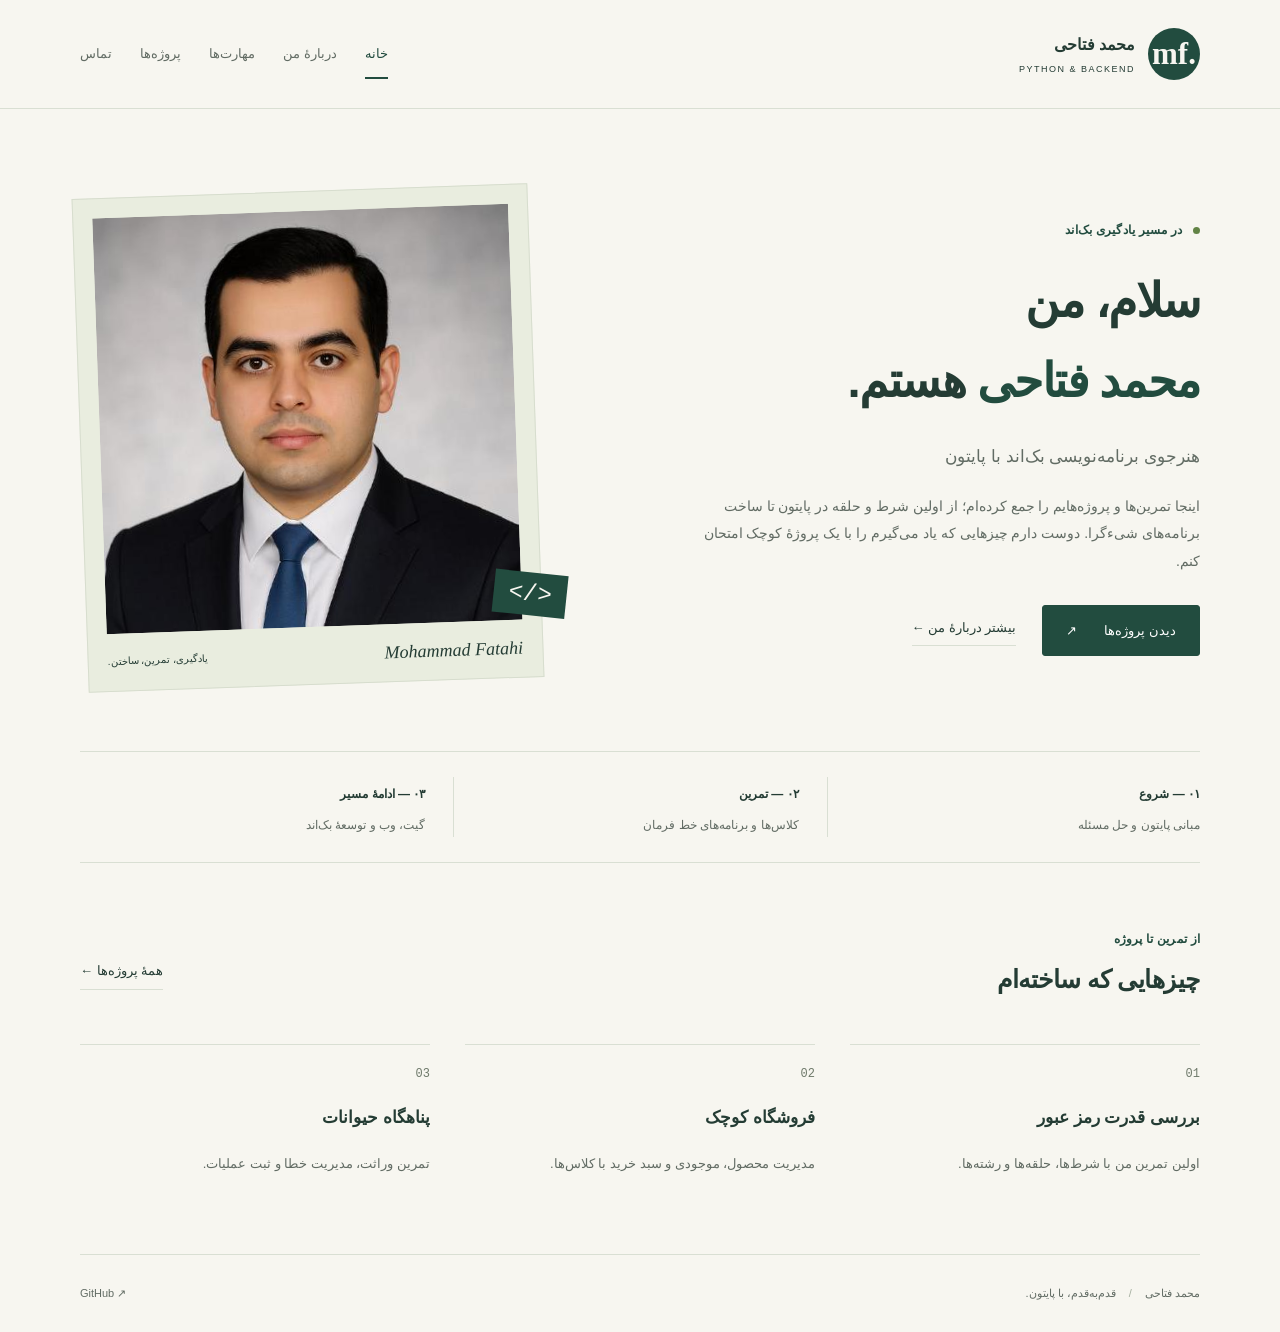
<file: index.html>
<!DOCTYPE html>
<html lang="fa" dir="rtl">
<head>
  <meta charset="utf-8">
  <meta name="viewport" content="width=device-width, initial-scale=1">
  <meta name="description" content="وب‌سایت شخصی محمد فتاحی؛ مسیر یادگیری پایتون و برنامه‌نویسی بک‌اند، مهارت‌ها و پروژه‌های من.">
  <meta name="theme-color" content="#224c3f">
  <title>خانه | محمد فتاحی</title>
  <link rel="icon" href="images/favicon.svg" type="image/svg+xml">
  <link rel="stylesheet" href="css/style.css">
  <script src="js/script.js" defer></script>
</head>
<body>
  <a class="skip-link" href="#main">رفتن به محتوای اصلی</a>
  <header class="site-header">
    <div class="container header-inner">
      <a class="brand" href="index.html" aria-label="محمد فتاحی، صفحهٔ خانه"><span class="monogram" lang="en">mf.</span><span>محمد فتاحی<small lang="en">PYTHON &amp; BACKEND</small></span></a>
      <button class="menu-toggle" aria-expanded="false" aria-controls="navigation" hidden>منو <span aria-hidden="true">☰</span></button>
      <nav id="navigation" aria-label="منوی اصلی"><a href="index.html" aria-current="page">خانه</a><a href="about.html">دربارهٔ من</a><a href="skills.html">مهارت‌ها</a><a href="projects.html">پروژه‌ها</a><a href="contact.html">تماس</a></nav>
    </div>
  </header>
  <main id="main" class="container" tabindex="-1">
<section class="hero">
  <div class="hero-copy">
    <p class="eyebrow"><span class="status-dot"></span> در مسیر یادگیری بک‌اند</p>
    <h1>سلام، من<br><span>محمد فتاحی</span> هستم.</h1>
    <p class="lead">هنرجوی برنامه‌نویسی بک‌اند با پایتون</p>
    <p class="intro">اینجا تمرین‌ها و پروژه‌هایم را جمع کرده‌ام؛ از اولین شرط و حلقه در پایتون تا ساخت برنامه‌های شیءگرا. دوست دارم چیزهایی که یاد می‌گیرم را با یک پروژهٔ کوچک امتحان کنم.</p>
    <div class="actions"><a class="button" href="projects.html">دیدن پروژه‌ها <span aria-hidden="true">↗</span></a><a class="text-link" href="about.html">بیشتر دربارهٔ من ←</a></div>
  </div>
  <figure class="portrait"><div class="photo-frame"><img src="images/profile.jpg" alt="عکس محمد فتاحی" width="460" height="460" fetchpriority="high"></div><figcaption><span lang="en" dir="ltr">Mohammad Fatahi</span><span class="caption-note">یادگیری، تمرین، ساختن.</span></figcaption><span class="portrait-mark" aria-hidden="true">&lt;/&gt;</span></figure>
</section>
<section class="home-strip" aria-label="نگاهی به مسیر من"><div><strong>۰۱ — شروع</strong><p>مبانی پایتون و حل مسئله</p></div><div><strong>۰۲ — تمرین</strong><p>کلاس‌ها و برنامه‌های خط فرمان</p></div><div><strong>۰۳ — ادامهٔ مسیر</strong><p>گیت، وب و توسعهٔ بک‌اند</p></div></section>
<section class="section"><div class="section-heading"><div><p class="eyebrow">از تمرین تا پروژه</p><h2>چیزهایی که ساخته‌ام</h2></div><a class="text-link" href="projects.html">همهٔ پروژه‌ها ←</a></div><div class="summary-grid"><article><span class="number">01</span><h3>بررسی قدرت رمز عبور</h3><p>اولین تمرین من با شرط‌ها، حلقه‌ها و رشته‌ها.</p></article><article><span class="number">02</span><h3>فروشگاه کوچک</h3><p>مدیریت محصول، موجودی و سبد خرید با کلاس‌ها.</p></article><article><span class="number">03</span><h3>پناهگاه حیوانات</h3><p>تمرین وراثت، مدیریت خطا و ثبت عملیات.</p></article></div></section>
</main>
  <footer class="site-footer container"><p>محمد فتاحی <span aria-hidden="true">/</span> قدم‌به‌قدم، با پایتون.</p><a href="https://github.com/MohammadFatahi" lang="en" dir="ltr">GitHub ↗</a></footer>
  <button class="back-top" aria-label="بازگشت به بالای صفحه" hidden>↑</button>
</body>
</html>
</file>
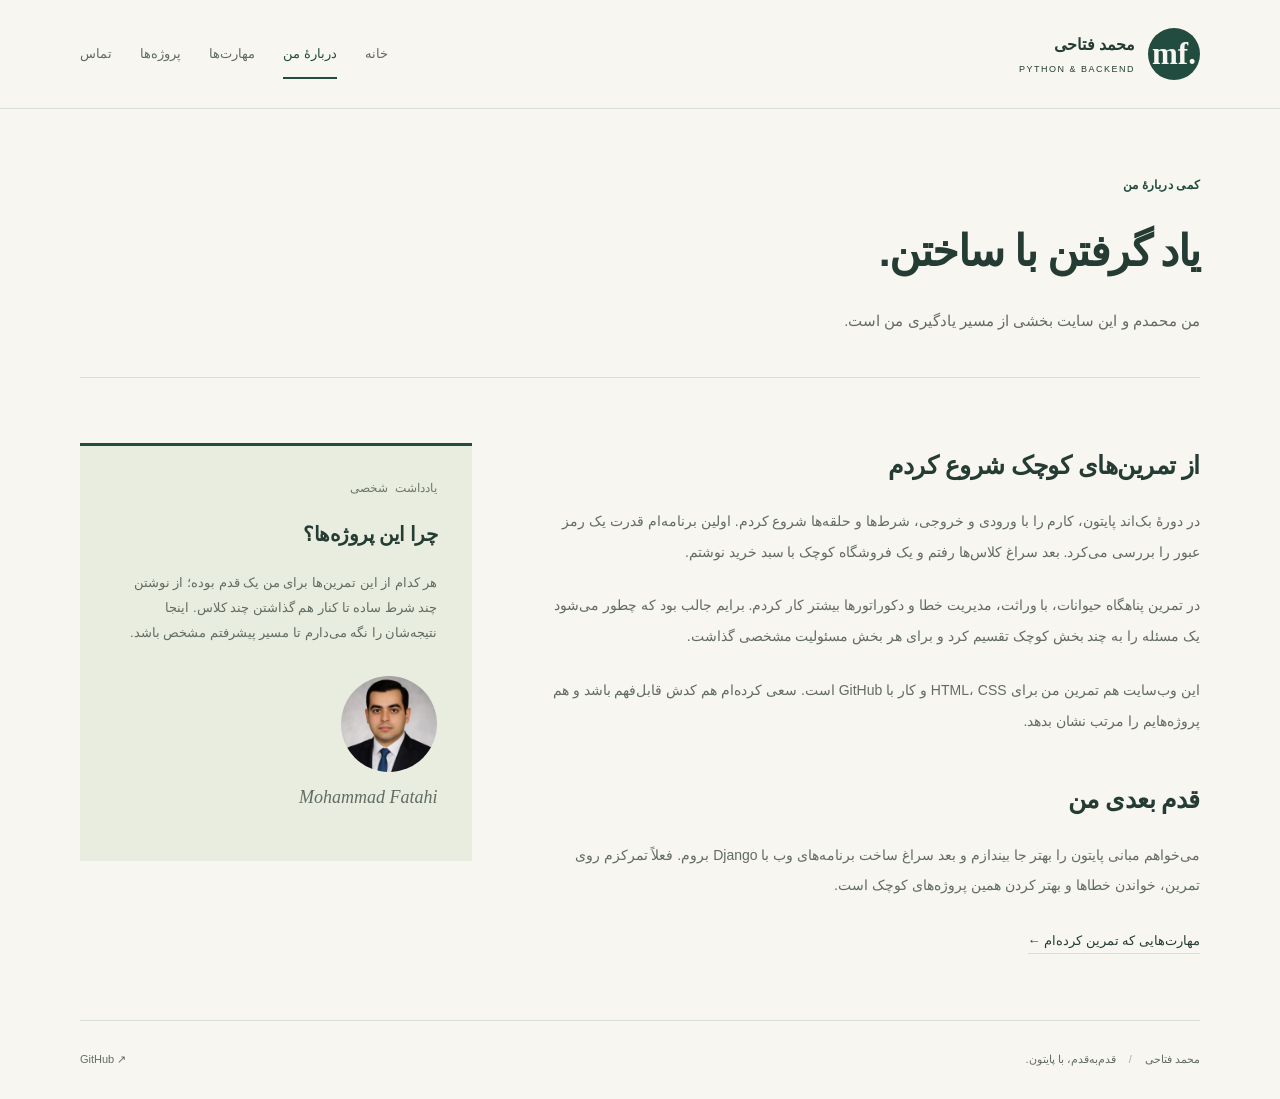
<file: about.html>
<!DOCTYPE html>
<html lang="fa" dir="rtl">
<head>
  <meta charset="utf-8">
  <meta name="viewport" content="width=device-width, initial-scale=1">
  <meta name="description" content="دربارهٔ محمد فتاحی و مسیر یادگیری پایتون و توسعهٔ بک‌اند.">
  <meta name="theme-color" content="#224c3f">
  <title>دربارهٔ من | محمد فتاحی</title>
  <link rel="icon" href="images/favicon.svg" type="image/svg+xml">
  <link rel="stylesheet" href="css/style.css">
  <script src="js/script.js" defer></script>
</head>
<body>
  <a class="skip-link" href="#main">رفتن به محتوای اصلی</a>
  <header class="site-header">
    <div class="container header-inner">
      <a class="brand" href="index.html" aria-label="محمد فتاحی، صفحهٔ خانه"><span class="monogram" lang="en">mf.</span><span>محمد فتاحی<small lang="en">PYTHON &amp; BACKEND</small></span></a>
      <button class="menu-toggle" aria-expanded="false" aria-controls="navigation" hidden>منو <span aria-hidden="true">☰</span></button>
      <nav id="navigation" aria-label="منوی اصلی"><a href="index.html">خانه</a><a href="about.html" aria-current="page">دربارهٔ من</a><a href="skills.html">مهارت‌ها</a><a href="projects.html">پروژه‌ها</a><a href="contact.html">تماس</a></nav>
    </div>
  </header>
  <main id="main" class="container" tabindex="-1">
<section class="page-intro"><p class="eyebrow">کمی دربارهٔ من</p><h1>یاد گرفتن با ساختن.</h1><p class="lead">من محمدم و این سایت بخشی از مسیر یادگیری من است.</p></section>
<section class="about-layout section"><div class="prose"><h2>از تمرین‌های کوچک شروع کردم</h2><p>در دورهٔ بک‌اند پایتون، کارم را با ورودی و خروجی، شرط‌ها و حلقه‌ها شروع کردم. اولین برنامه‌ام قدرت یک رمز عبور را بررسی می‌کرد. بعد سراغ کلاس‌ها رفتم و یک فروشگاه کوچک با سبد خرید نوشتم.</p><p>در تمرین پناهگاه حیوانات، با وراثت، مدیریت خطا و دکوراتورها بیشتر کار کردم. برایم جالب بود که چطور می‌شود یک مسئله را به چند بخش کوچک تقسیم کرد و برای هر بخش مسئولیت مشخصی گذاشت.</p><p>این وب‌سایت هم تمرین من برای HTML، CSS و کار با GitHub است. سعی کرده‌ام هم کدش قابل‌فهم باشد و هم پروژه‌هایم را مرتب نشان بدهد.</p><h2>قدم بعدی من</h2><p>می‌خواهم مبانی پایتون را بهتر جا بیندازم و بعد سراغ ساخت برنامه‌های وب با Django بروم. فعلاً تمرکزم روی تمرین، خواندن خطاها و بهتر کردن همین پروژه‌های کوچک است.</p><a class="text-link" href="skills.html">مهارت‌هایی که تمرین کرده‌ام ←</a></div><aside class="note-card"><span class="number">یادداشت شخصی</span><h2>چرا این پروژه‌ها؟</h2><p>هر کدام از این تمرین‌ها برای من یک قدم بوده؛ از نوشتن چند شرط ساده تا کنار هم گذاشتن چند کلاس. اینجا نتیجه‌شان را نگه می‌دارم تا مسیر پیشرفتم مشخص باشد.</p><img class="small-portrait" src="images/profile.jpg" width="96" height="96" alt="محمد فتاحی" loading="lazy"><p class="signature" lang="en" dir="ltr">Mohammad Fatahi</p></aside></section>
</main>
  <footer class="site-footer container"><p>محمد فتاحی <span aria-hidden="true">/</span> قدم‌به‌قدم، با پایتون.</p><a href="https://github.com/MohammadFatahi" lang="en" dir="ltr">GitHub ↗</a></footer>
  <button class="back-top" aria-label="بازگشت به بالای صفحه" hidden>↑</button>
</body>
</html>
</file>
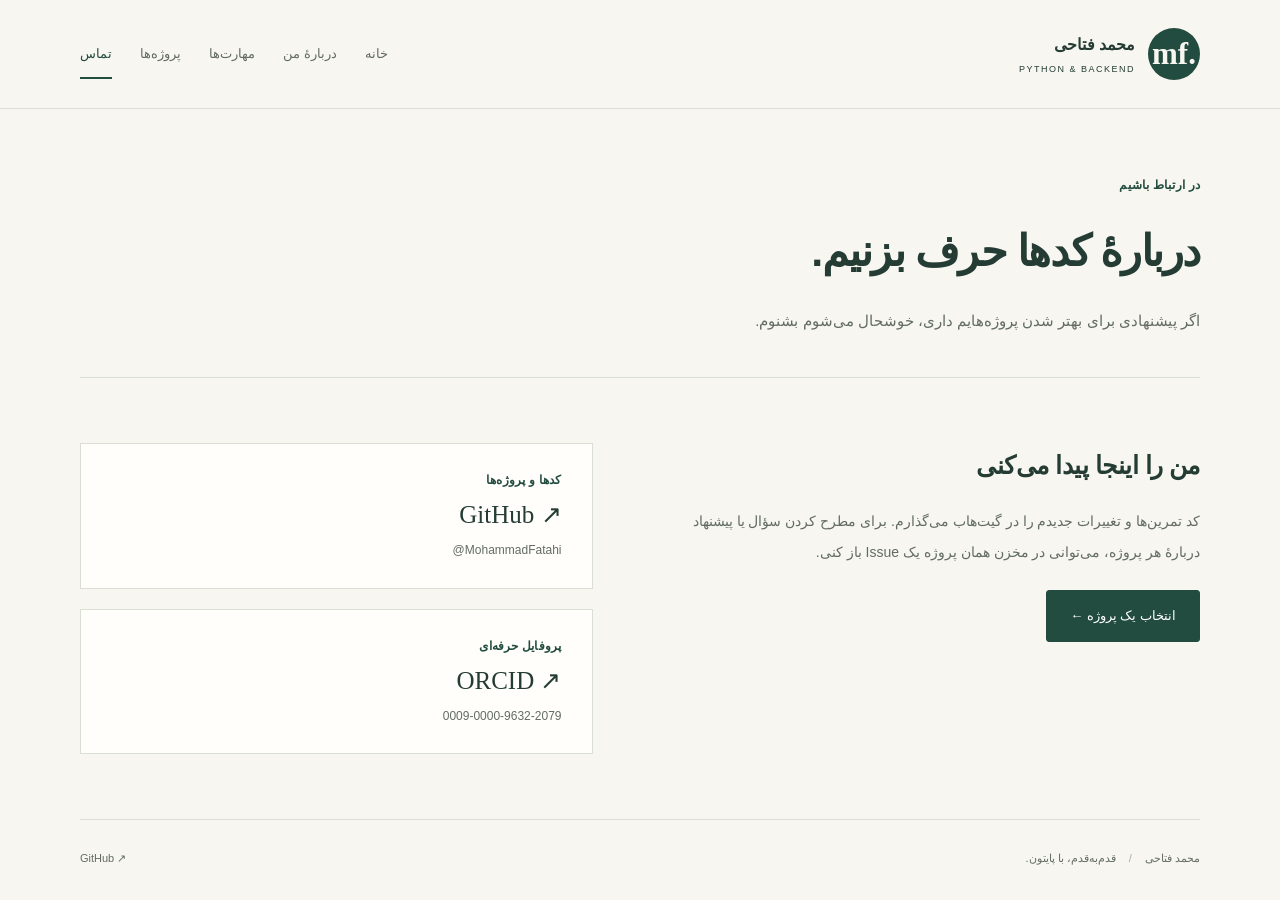
<file: contact.html>
<!DOCTYPE html>
<html lang="fa" dir="rtl">
<head>
  <meta charset="utf-8">
  <meta name="viewport" content="width=device-width, initial-scale=1">
  <meta name="description" content="راه‌های ارتباط با محمد فتاحی در گیت‌هاب و پروفایل حرفه‌ای ORCID.">
  <meta name="theme-color" content="#224c3f">
  <title>تماس | محمد فتاحی</title>
  <link rel="icon" href="images/favicon.svg" type="image/svg+xml">
  <link rel="stylesheet" href="css/style.css">
  <script src="js/script.js" defer></script>
</head>
<body>
  <a class="skip-link" href="#main">رفتن به محتوای اصلی</a>
  <header class="site-header">
    <div class="container header-inner">
      <a class="brand" href="index.html" aria-label="محمد فتاحی، صفحهٔ خانه"><span class="monogram" lang="en">mf.</span><span>محمد فتاحی<small lang="en">PYTHON &amp; BACKEND</small></span></a>
      <button class="menu-toggle" aria-expanded="false" aria-controls="navigation" hidden>منو <span aria-hidden="true">☰</span></button>
      <nav id="navigation" aria-label="منوی اصلی"><a href="index.html">خانه</a><a href="about.html">دربارهٔ من</a><a href="skills.html">مهارت‌ها</a><a href="projects.html">پروژه‌ها</a><a href="contact.html" aria-current="page">تماس</a></nav>
    </div>
  </header>
  <main id="main" class="container" tabindex="-1">
<section class="page-intro"><p class="eyebrow">در ارتباط باشیم</p><h1>دربارهٔ کدها حرف بزنیم.</h1><p class="lead">اگر پیشنهادی برای بهتر شدن پروژه‌هایم داری، خوشحال می‌شوم بشنوم.</p></section>
<section class="contact-layout section"><div class="prose"><h2>من را اینجا پیدا می‌کنی</h2><p>کد تمرین‌ها و تغییرات جدیدم را در گیت‌هاب می‌گذارم. برای مطرح کردن سؤال یا پیشنهاد دربارهٔ هر پروژه، می‌توانی در مخزن همان پروژه یک Issue باز کنی.</p><a class="button" href="projects.html">انتخاب یک پروژه ←</a></div><div class="contact-links"><a class="contact-card" href="https://github.com/MohammadFatahi"><span class="eyebrow">کدها و پروژه‌ها</span><strong lang="en" dir="ltr">GitHub ↗</strong><span lang="en" dir="ltr">@MohammadFatahi</span></a><a class="contact-card" href="https://orcid.org/0009-0000-9632-2079"><span class="eyebrow">پروفایل حرفه‌ای</span><strong lang="en" dir="ltr">ORCID ↗</strong><span lang="en" dir="ltr">0009-0000-9632-2079</span></a></div></section>
</main>
  <footer class="site-footer container"><p>محمد فتاحی <span aria-hidden="true">/</span> قدم‌به‌قدم، با پایتون.</p><a href="https://github.com/MohammadFatahi" lang="en" dir="ltr">GitHub ↗</a></footer>
  <button class="back-top" aria-label="بازگشت به بالای صفحه" hidden>↑</button>
</body>
</html>
</file>
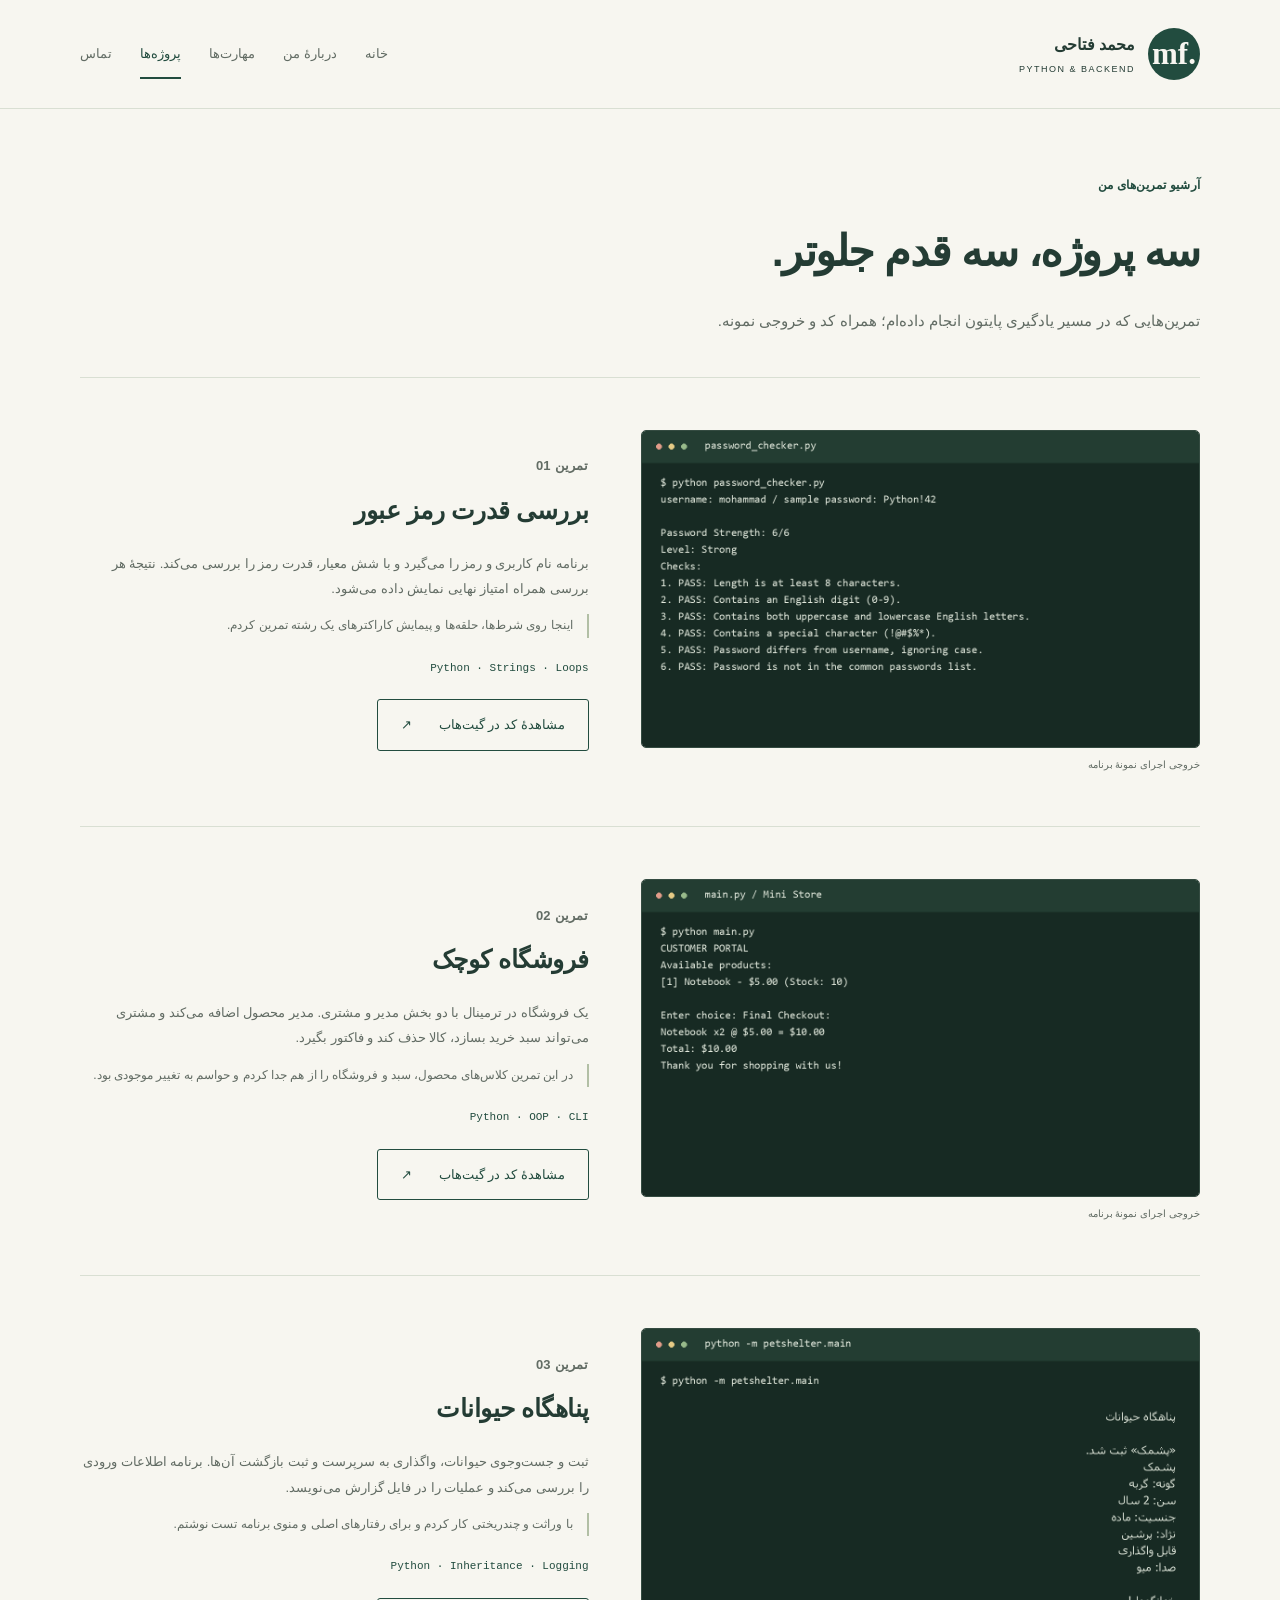
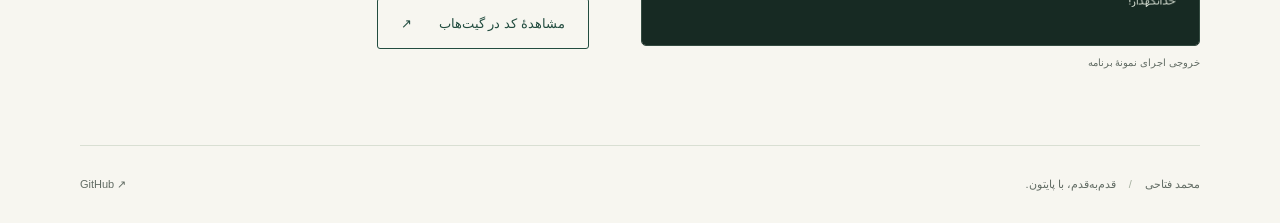
<file: projects.html>
<!DOCTYPE html>
<html lang="fa" dir="rtl">
<head>
  <meta charset="utf-8">
  <meta name="viewport" content="width=device-width, initial-scale=1">
  <meta name="description" content="سه تمرین پایتون محمد فتاحی: بررسی رمز عبور، فروشگاه کوچک و پناهگاه حیوانات همراه کد و خروجی نمونه.">
  <meta name="theme-color" content="#224c3f">
  <title>پروژه‌ها | محمد فتاحی</title>
  <link rel="icon" href="images/favicon.svg" type="image/svg+xml">
  <link rel="stylesheet" href="css/style.css">
  <script src="js/script.js" defer></script>
</head>
<body>
  <a class="skip-link" href="#main">رفتن به محتوای اصلی</a>
  <header class="site-header">
    <div class="container header-inner">
      <a class="brand" href="index.html" aria-label="محمد فتاحی، صفحهٔ خانه"><span class="monogram" lang="en">mf.</span><span>محمد فتاحی<small lang="en">PYTHON &amp; BACKEND</small></span></a>
      <button class="menu-toggle" aria-expanded="false" aria-controls="navigation" hidden>منو <span aria-hidden="true">☰</span></button>
      <nav id="navigation" aria-label="منوی اصلی"><a href="index.html">خانه</a><a href="about.html">دربارهٔ من</a><a href="skills.html">مهارت‌ها</a><a href="projects.html" aria-current="page">پروژه‌ها</a><a href="contact.html">تماس</a></nav>
    </div>
  </header>
  <main id="main" class="container" tabindex="-1">
<section class="page-intro"><p class="eyebrow">آرشیو تمرین‌های من</p><h1>سه پروژه، سه قدم جلوتر.</h1><p class="lead">تمرین‌هایی که در مسیر یادگیری پایتون انجام داده‌ام؛ همراه کد و خروجی نمونه.</p></section><section class="project-list" aria-label="پروژه‌های پایتون"><article class="project" id="password"><figure class="project-preview"><img src="images/password-checker.png" alt="خروجی اجرای نمونهٔ بررسی قدرت رمز عبور" width="1200" height="680" loading="lazy"><figcaption>خروجی اجرای نمونهٔ برنامه</figcaption></figure><div class="project-copy"><p class="eyebrow">تمرین 01</p><h2>بررسی قدرت رمز عبور</h2><p>برنامه نام کاربری و رمز را می‌گیرد و با شش معیار، قدرت رمز را بررسی می‌کند. نتیجهٔ هر بررسی همراه امتیاز نهایی نمایش داده می‌شود.</p><p class="learned">اینجا روی شرط‌ها، حلقه‌ها و پیمایش کاراکترهای یک رشته تمرین کردم.</p><p class="tags" lang="en" dir="ltr">Python · Strings · Loops</p><a class="button button-outline" href="https://github.com/MohammadFatahi/python-password-checker">مشاهدهٔ کد در گیت‌هاب <span aria-hidden="true">↗</span></a></div></article><article class="project" id="store"><figure class="project-preview"><img src="images/mini-store.png" alt="خروجی اجرای نمونهٔ فروشگاه کوچک" width="1200" height="680" loading="lazy"><figcaption>خروجی اجرای نمونهٔ برنامه</figcaption></figure><div class="project-copy"><p class="eyebrow">تمرین 02</p><h2>فروشگاه کوچک</h2><p>یک فروشگاه در ترمینال با دو بخش مدیر و مشتری. مدیر محصول اضافه می‌کند و مشتری می‌تواند سبد خرید بسازد، کالا حذف کند و فاکتور بگیرد.</p><p class="learned">در این تمرین کلاس‌های محصول، سبد و فروشگاه را از هم جدا کردم و حواسم به تغییر موجودی بود.</p><p class="tags" lang="en" dir="ltr">Python · OOP · CLI</p><a class="button button-outline" href="https://github.com/MohammadFatahi/python-mini-store">مشاهدهٔ کد در گیت‌هاب <span aria-hidden="true">↗</span></a></div></article><article class="project" id="shelter"><figure class="project-preview"><img src="images/pet-shelter.png" alt="خروجی اجرای نمونهٔ پناهگاه حیوانات" width="1200" height="680" loading="lazy"><figcaption>خروجی اجرای نمونهٔ برنامه</figcaption></figure><div class="project-copy"><p class="eyebrow">تمرین 03</p><h2>پناهگاه حیوانات</h2><p>ثبت و جست‌وجوی حیوانات، واگذاری به سرپرست و ثبت بازگشت آن‌ها. برنامه اطلاعات ورودی را بررسی می‌کند و عملیات را در فایل گزارش می‌نویسد.</p><p class="learned">با وراثت و چندریختی کار کردم و برای رفتارهای اصلی و منوی برنامه تست نوشتم.</p><p class="tags" lang="en" dir="ltr">Python · Inheritance · Logging</p><a class="button button-outline" href="https://github.com/MohammadFatahi/python-pet-shelter">مشاهدهٔ کد در گیت‌هاب <span aria-hidden="true">↗</span></a></div></article></section>
</main>
  <footer class="site-footer container"><p>محمد فتاحی <span aria-hidden="true">/</span> قدم‌به‌قدم، با پایتون.</p><a href="https://github.com/MohammadFatahi" lang="en" dir="ltr">GitHub ↗</a></footer>
  <button class="back-top" aria-label="بازگشت به بالای صفحه" hidden>↑</button>
</body>
</html>
</file>
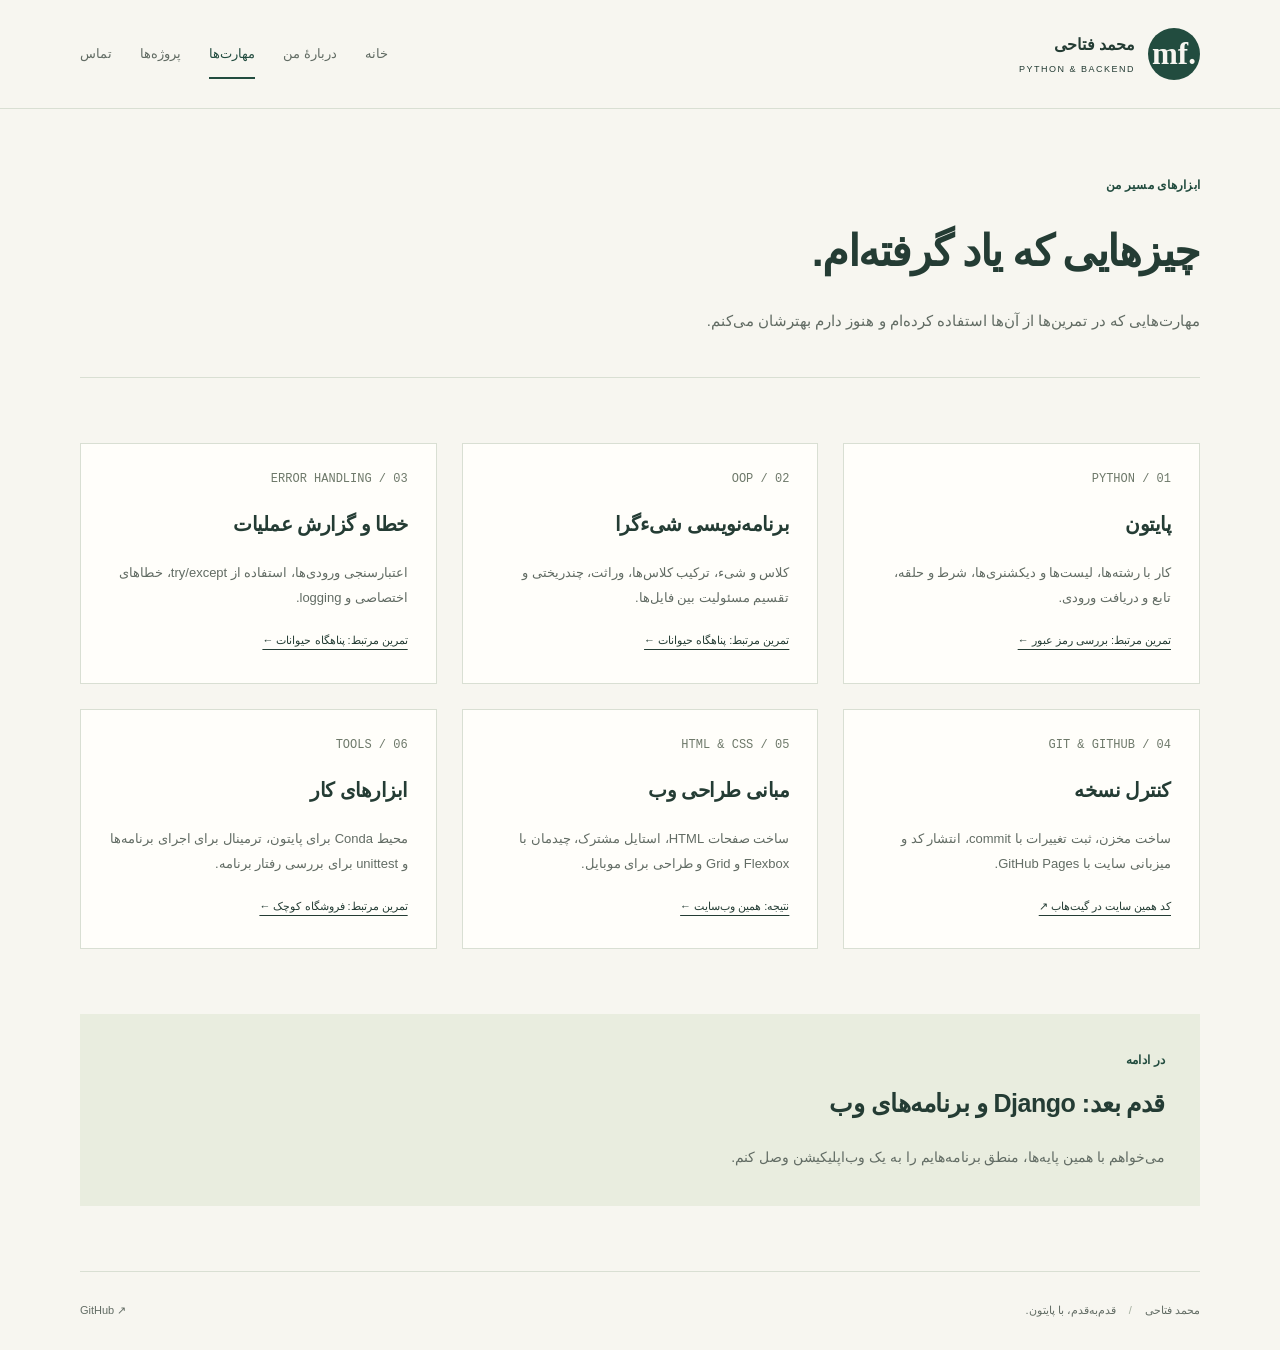
<file: skills.html>
<!DOCTYPE html>
<html lang="fa" dir="rtl">
<head>
  <meta charset="utf-8">
  <meta name="viewport" content="width=device-width, initial-scale=1">
  <meta name="description" content="مهارت‌های تمرین‌شدهٔ محمد فتاحی در پایتون، شیءگرایی، Git، HTML و CSS.">
  <meta name="theme-color" content="#224c3f">
  <title>مهارت‌ها | محمد فتاحی</title>
  <link rel="icon" href="images/favicon.svg" type="image/svg+xml">
  <link rel="stylesheet" href="css/style.css">
  <script src="js/script.js" defer></script>
</head>
<body>
  <a class="skip-link" href="#main">رفتن به محتوای اصلی</a>
  <header class="site-header">
    <div class="container header-inner">
      <a class="brand" href="index.html" aria-label="محمد فتاحی، صفحهٔ خانه"><span class="monogram" lang="en">mf.</span><span>محمد فتاحی<small lang="en">PYTHON &amp; BACKEND</small></span></a>
      <button class="menu-toggle" aria-expanded="false" aria-controls="navigation" hidden>منو <span aria-hidden="true">☰</span></button>
      <nav id="navigation" aria-label="منوی اصلی"><a href="index.html">خانه</a><a href="about.html">دربارهٔ من</a><a href="skills.html" aria-current="page">مهارت‌ها</a><a href="projects.html">پروژه‌ها</a><a href="contact.html">تماس</a></nav>
    </div>
  </header>
  <main id="main" class="container" tabindex="-1">
<section class="page-intro"><p class="eyebrow">ابزارهای مسیر من</p><h1>چیزهایی که یاد گرفته‌ام.</h1><p class="lead">مهارت‌هایی که در تمرین‌ها از آن‌ها استفاده کرده‌ام و هنوز دارم بهترشان می‌کنم.</p></section>
<section class="skills-grid section" aria-label="مهارت‌ها"><article class="skill-card"><span class="number">01 / PYTHON</span><h2>پایتون</h2><p>کار با رشته‌ها، لیست‌ها و دیکشنری‌ها، شرط و حلقه، تابع و دریافت ورودی.</p><a href="projects.html#password">تمرین مرتبط: بررسی رمز عبور ←</a></article><article class="skill-card"><span class="number">02 / OOP</span><h2>برنامه‌نویسی شیءگرا</h2><p>کلاس و شیء، ترکیب کلاس‌ها، وراثت، چندریختی و تقسیم مسئولیت بین فایل‌ها.</p><a href="projects.html#shelter">تمرین مرتبط: پناهگاه حیوانات ←</a></article><article class="skill-card"><span class="number">03 / ERROR HANDLING</span><h2>خطا و گزارش عملیات</h2><p>اعتبارسنجی ورودی‌ها، استفاده از try/except، خطاهای اختصاصی و logging.</p><a href="projects.html#shelter">تمرین مرتبط: پناهگاه حیوانات ←</a></article><article class="skill-card"><span class="number">04 / GIT &amp; GITHUB</span><h2>کنترل نسخه</h2><p>ساخت مخزن، ثبت تغییرات با commit، انتشار کد و میزبانی سایت با GitHub Pages.</p><a href="https://github.com/MohammadFatahi/portfolio-mohammad-fatahi">کد همین سایت در گیت‌هاب ↗</a></article><article class="skill-card"><span class="number">05 / HTML &amp; CSS</span><h2>مبانی طراحی وب</h2><p>ساخت صفحات HTML، استایل مشترک، چیدمان با Flexbox و Grid و طراحی برای موبایل.</p><a href="index.html">نتیجه: همین وب‌سایت ←</a></article><article class="skill-card"><span class="number">06 / TOOLS</span><h2>ابزارهای کار</h2><p>محیط Conda برای پایتون، ترمینال برای اجرای برنامه‌ها و unittest برای بررسی رفتار برنامه.</p><a href="projects.html#store">تمرین مرتبط: فروشگاه کوچک ←</a></article></section>
<section class="callout"><p class="eyebrow">در ادامه</p><h2>قدم بعد: Django و برنامه‌های وب</h2><p>می‌خواهم با همین پایه‌ها، منطق برنامه‌هایم را به یک وب‌اپلیکیشن وصل کنم.</p></section>
</main>
  <footer class="site-footer container"><p>محمد فتاحی <span aria-hidden="true">/</span> قدم‌به‌قدم، با پایتون.</p><a href="https://github.com/MohammadFatahi" lang="en" dir="ltr">GitHub ↗</a></footer>
  <button class="back-top" aria-label="بازگشت به بالای صفحه" hidden>↑</button>
</body>
</html>
</file>
<file: css/style.css>
:root { --paper:#f7f6f0; --ink:#243c34; --muted:#626c64; --green:#224c3f; --line:#d9dfd3; --tint:#e9eddf; --white:#fffefa; }
* { box-sizing:border-box; }
html { scroll-behavior:smooth; scroll-padding-top:110px; }
body { margin:0; background:var(--paper); color:var(--ink); font-family:Tahoma,Arial,sans-serif; line-height:1.95; }
a { color:inherit; text-underline-offset:5px; }
button { font:inherit; cursor:pointer; }
img { max-width:100%; height:auto; display:block; }
button,a { -webkit-tap-highlight-color:transparent; }
:focus-visible { outline:3px solid #b16b2d; outline-offset:5px; }
main:focus { outline:none; }
[hidden] { display:none !important; }
.container { width:min(1120px,calc(100% - 64px)); margin-inline:auto; }
.site-header { border-bottom:1px solid var(--line); background:var(--paper); }
.header-inner { min-height:108px; display:flex; align-items:center; justify-content:space-between; gap:28px; }
.brand { display:flex; align-items:center; gap:13px; text-decoration:none; font-weight:bold; font-size:16px; line-height:1.6; }
.monogram { direction:ltr; font-family:Georgia,serif; font-size:31px; width:52px; height:52px; display:grid; place-items:center; background:var(--green); color:var(--paper); border-radius:50%; }
.brand small { display:block; font-size:9px; letter-spacing:1.5px; font-weight:normal; margin-top:4px; }
nav { display:flex; align-items:center; gap:28px; }
nav a { font-size:13px; text-decoration:none; padding-block:10px; color:var(--muted); }
nav a:hover,nav a[aria-current] { color:var(--green); }
nav a[aria-current] { box-shadow:0 2px var(--green); }
.menu-toggle { display:none; border:1px solid var(--line); background:transparent; padding:6px 13px; color:var(--ink); border-radius:4px; }
.skip-link { position:absolute; top:-100px; right:20px; z-index:10; padding:10px 20px; background:var(--green); color:white; }
.skip-link:focus { top:10px; }
.hero { display:grid; grid-template-columns:1.25fr 1fr; align-items:center; gap:95px; padding-block:82px 66px; }
.eyebrow { color:var(--green); font-size:12px; font-weight:bold; margin:0 0 18px; letter-spacing:.2px; }
.status-dot { display:inline-block; width:7px; height:7px; background:#628345; border-radius:50%; margin-left:7px; }
h1,h2,h3,p { margin-top:0; }
h1 { font-size:clamp(30px,3.7vw,49px); line-height:1.7; letter-spacing:-1.5px; margin-bottom:18px; }
h1 span { color:var(--green); }
h2 { font-size:25px; line-height:1.8; letter-spacing:-.5px; margin-bottom:18px; }
h3 { font-size:17px; }
.lead { font-size:17px; color:var(--muted); margin-bottom:20px; }
.intro { font-size:14px; color:var(--muted); max-width:515px; }
.actions { display:flex; align-items:center; gap:26px; flex-wrap:wrap; margin-top:30px; }
.button { display:inline-flex; align-items:center; justify-content:space-between; gap:27px; background:var(--green); border:1px solid var(--green); color:white; padding:12px 23px; text-decoration:none; font-size:13px; border-radius:3px; transition:background .2s,transform .2s; }
.button:hover { background:#153a2e; transform:translateY(-2px); }
.button-outline { color:var(--green); background:transparent; }
.button-outline:hover { color:white; }
.text-link { font-size:13px; text-decoration:none; border-bottom:1px solid var(--line); padding-bottom:5px; }
.text-link:hover { border-color:var(--green); }
.portrait { position:relative; margin:0; padding:19px 19px 0; background:var(--tint); transform:rotate(-2deg); border:1px solid #d7ddce; }
.photo-frame { overflow:hidden; aspect-ratio:1; background:#d3d4cc; }
.photo-frame img { width:100%; height:100%; object-fit:cover; }
.portrait figcaption { padding:18px 0; display:flex; justify-content:space-between; align-items:center; gap:10px; }
.portrait figcaption > span:first-child { font:italic 18px Georgia,serif; }
.caption-note { font-size:10px; }
.portrait-mark { position:absolute; bottom:61px; right:-27px; background:var(--green); color:var(--paper); padding:8px 15px; font:24px monospace; transform:rotate(8deg); }
.home-strip { display:grid; grid-template-columns:repeat(3,1fr); padding-block:25px; border-block:1px solid var(--line); }
.home-strip > div { padding-inline:28px; border-left:1px solid var(--line); }
.home-strip > div:first-child { padding-right:0; }
.home-strip > div:last-child { border:0; }
.home-strip strong { font-size:12px; }
.home-strip p { font-size:12px; color:var(--muted); margin:6px 0 0; }
.section { padding-block:65px; }
.section-heading { display:flex; align-items:center; justify-content:space-between; gap:20px; margin-bottom:24px; }
.section-heading .eyebrow { margin-bottom:5px; }
.summary-grid { display:grid; grid-template-columns:repeat(3,1fr); gap:35px; }
.summary-grid article { border-top:1px solid var(--line); padding-top:22px; }
.number { font:12px monospace; color:#6e796a; display:block; margin-bottom:20px; }
.summary-grid p { color:var(--muted); font-size:13px; }
.site-footer { display:flex; justify-content:space-between; gap:24px; border-top:1px solid var(--line); padding-block:28px; font-size:11px; color:var(--muted); }
.site-footer p { margin:0; }
.site-footer p span { margin-inline:10px; color:#a5af9f; }
.site-footer a { text-decoration:none; }
.page-intro { padding-block:65px 36px; border-bottom:1px solid var(--line); }
.page-intro h1 { font-size:clamp(28px,4vw,43px); }
.page-intro .lead { font-size:15px; max-width:720px; margin-bottom:5px; }
.about-layout { display:grid; grid-template-columns:1.65fr 1fr; gap:80px; align-items:start; }
.prose p { color:var(--muted); font-size:14px; margin-bottom:23px; line-height:2.2; }
.prose h2:not(:first-child) { margin-top:40px; }
.note-card { background:var(--tint); padding:35px; border-top:3px solid var(--green); }
.note-card h2 { font-size:20px; }
.note-card p { font-size:13px; color:var(--muted); }
.small-portrait { border-radius:50%; margin-top:30px; }
.signature { margin-top:15px; text-align:right; font:italic 18px Georgia,serif !important; }
.skills-grid { display:grid; grid-template-columns:repeat(3,1fr); gap:25px; }
.skill-card { padding:28px; border:1px solid var(--line); background:var(--white); }
.skill-card h2 { font-size:20px; }
.skill-card p { font-size:13px; color:var(--muted); }
.skill-card a { font-size:11px; }
.callout { background:var(--tint); padding:35px; margin-bottom:65px; }
.callout .eyebrow { margin-bottom:8px; }
.callout p:last-child { margin:0; color:var(--muted); font-size:14px; }
.project { display:grid; grid-template-columns:1.1fr 1fr; gap:52px; padding-block:52px; border-bottom:1px solid var(--line); align-items:center; scroll-margin-top:20px; }
.project:last-child { border:0; margin-bottom:20px; }
.project-preview { margin:0; min-width:0; }
.project-preview img { width:100%; border:1px solid #344b41; border-radius:5px; }
.project-preview figcaption { font-size:10px; margin-top:7px; color:var(--muted); }
.project-copy .eyebrow { margin-bottom:9px; }
.project-copy p { color:var(--muted); font-size:13px; }
.project-copy .learned { padding-right:14px; border-right:2px solid #b2bfa5; font-size:12px; }
.tags { text-align:right; color:var(--green) !important; font-family:monospace; font-size:11px !important; margin-block:20px; }
.contact-layout { display:grid; grid-template-columns:1fr 1fr; gap:95px; min-height:420px; }
.contact-links { display:grid; gap:20px; }
.contact-card { display:flex; flex-direction:column; align-items:flex-start; border:1px solid var(--line); padding:25px 30px; text-decoration:none; background:var(--white); transition:border-color .2s; }
.contact-card:hover { border-color:var(--green); }
.contact-card .eyebrow { margin-bottom:8px; }
.contact-card strong { font:25px Georgia,serif; }
.contact-card > span:last-child { color:var(--muted); font-size:12px; margin-top:10px; overflow-wrap:anywhere; }
.back-top { position:fixed; bottom:22px; left:22px; width:43px; height:43px; background:var(--green); color:white; border:1px solid var(--paper); border-radius:50%; box-shadow:0 3px 12px #0002; font-size:22px; }
@media (max-width:950px) { .hero { gap:45px; } nav { gap:18px; } .hero h1 { font-size:35px; } .caption-note { display:none; } .about-layout { gap:35px; } .skills-grid { grid-template-columns:repeat(2,1fr); } .project { gap:30px; } .contact-layout { gap:45px; } }
@media (max-width:700px) {
  .container { width:calc(100% - 40px); }
  .header-inner { min-height:84px; flex-wrap:wrap; gap:0; padding-block:15px; }
  .brand { font-size:14px; } .monogram { width:43px; height:43px; font-size:27px; }
  nav { width:100%; flex-wrap:wrap; gap:8px 23px; padding-top:15px; }
  .js-enabled .menu-toggle { display:block; }
  .js-enabled nav { display:none; }
  .js-enabled nav.is-open { display:flex; }
  .hero { grid-template-columns:1fr; gap:45px; padding-block:43px; }
  .hero h1 { font-size:35px; } .lead { font-size:15px; }
  .hero .portrait { width:min(330px,90%); margin-inline:auto; }
  .caption-note { display:block; }
  .home-strip { grid-template-columns:1fr; gap:17px; }
  .home-strip > div { border:0; padding:0; }
  .home-strip p { margin-top:0; }
  .summary-grid,.skills-grid,.about-layout,.project,.contact-layout { grid-template-columns:1fr; }
  .section { padding-block:40px; }
  .section-heading { align-items:flex-start; flex-direction:column; gap:5px; }
  .summary-grid { gap:15px; }
  .summary-grid h3 { margin-bottom:8px; } .summary-grid .number { margin-bottom:8px; }
  .page-intro { padding-block:40px 30px; } .page-intro h1 { font-size:29px; letter-spacing:-1px; }
  .about-layout,.contact-layout { gap:35px; }
  .project { padding-block:35px; gap:20px; } .project-copy h2 { font-size:23px; }
  .skills-grid { gap:16px; } .skill-card { padding:23px; }
  .callout { padding:25px; margin-bottom:40px; } .callout h2 { font-size:22px; }
  .site-footer { flex-direction:column; gap:8px; }
  .actions { gap:20px; } .button { padding:11px 19px; }
}
@media (prefers-reduced-motion:reduce) { html { scroll-behavior:auto; } *,*::before,*::after { transition:none !important; animation:none !important; } }
</file>
